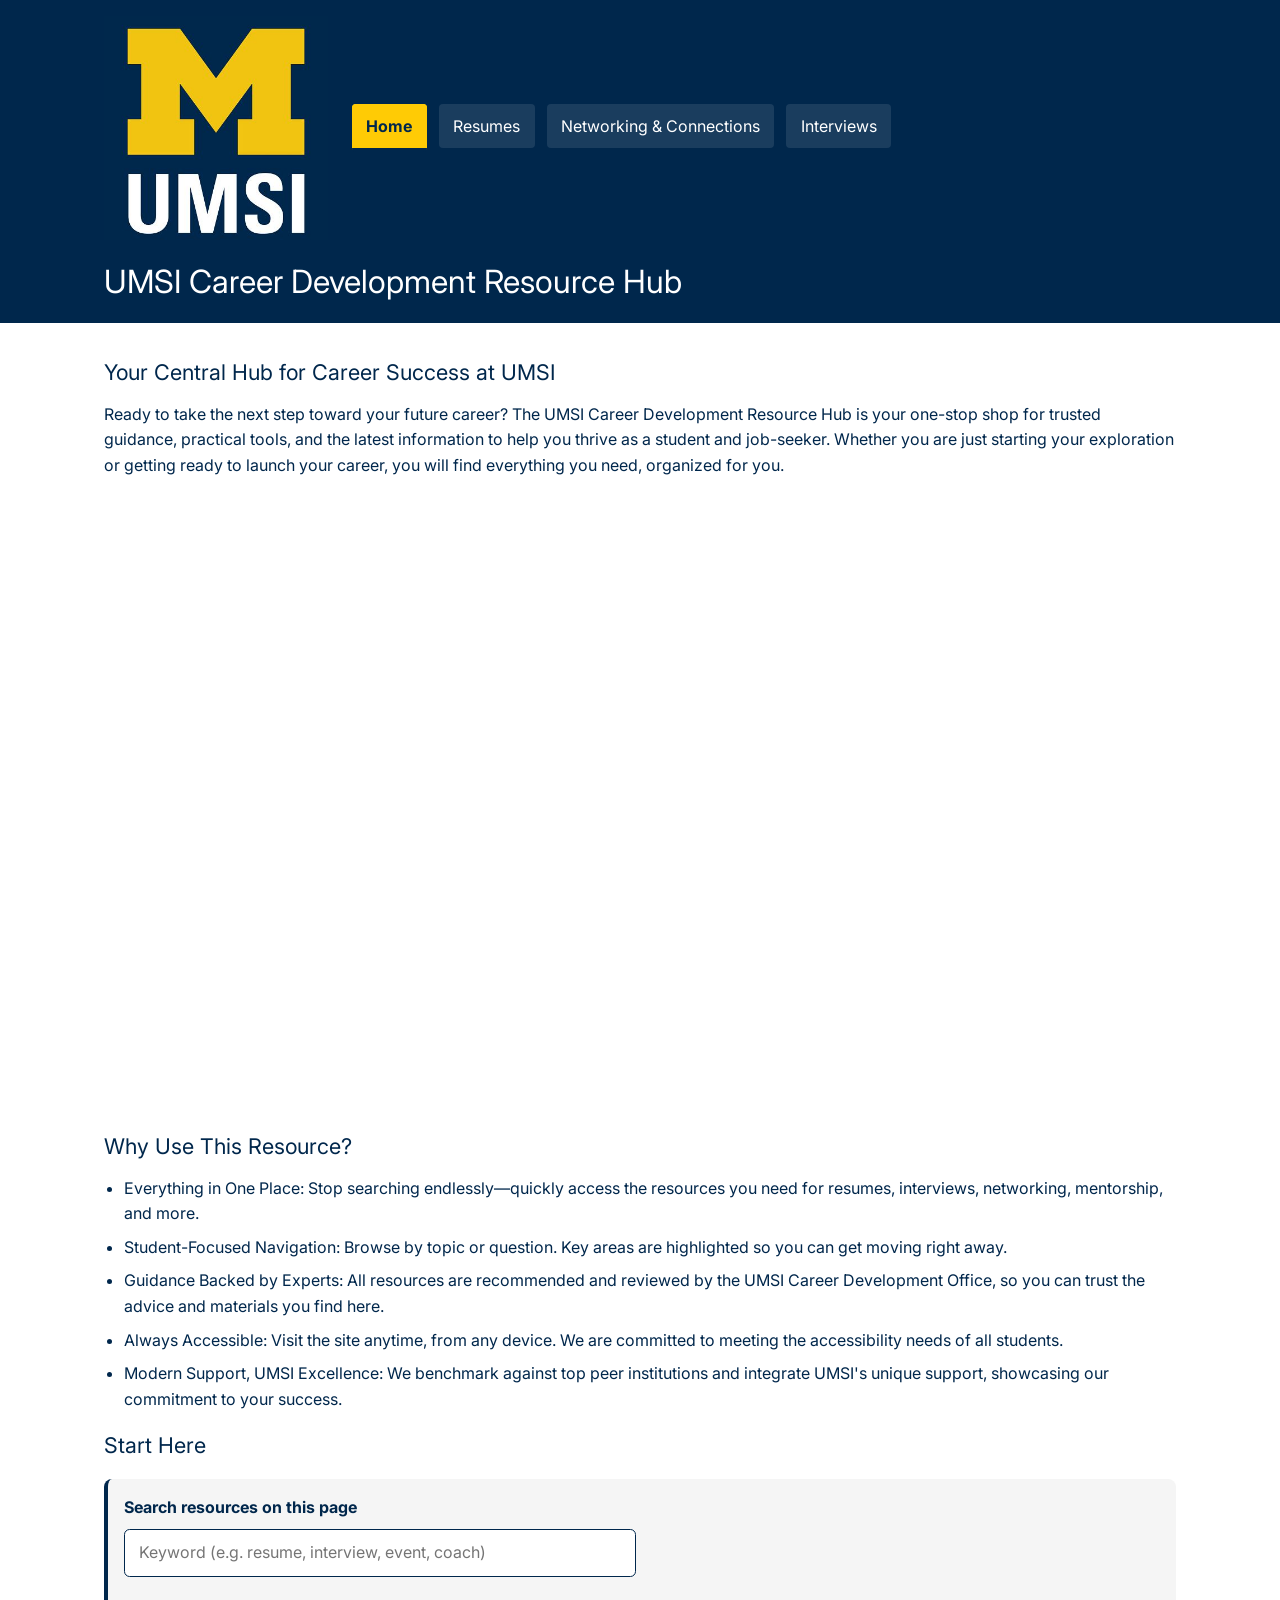
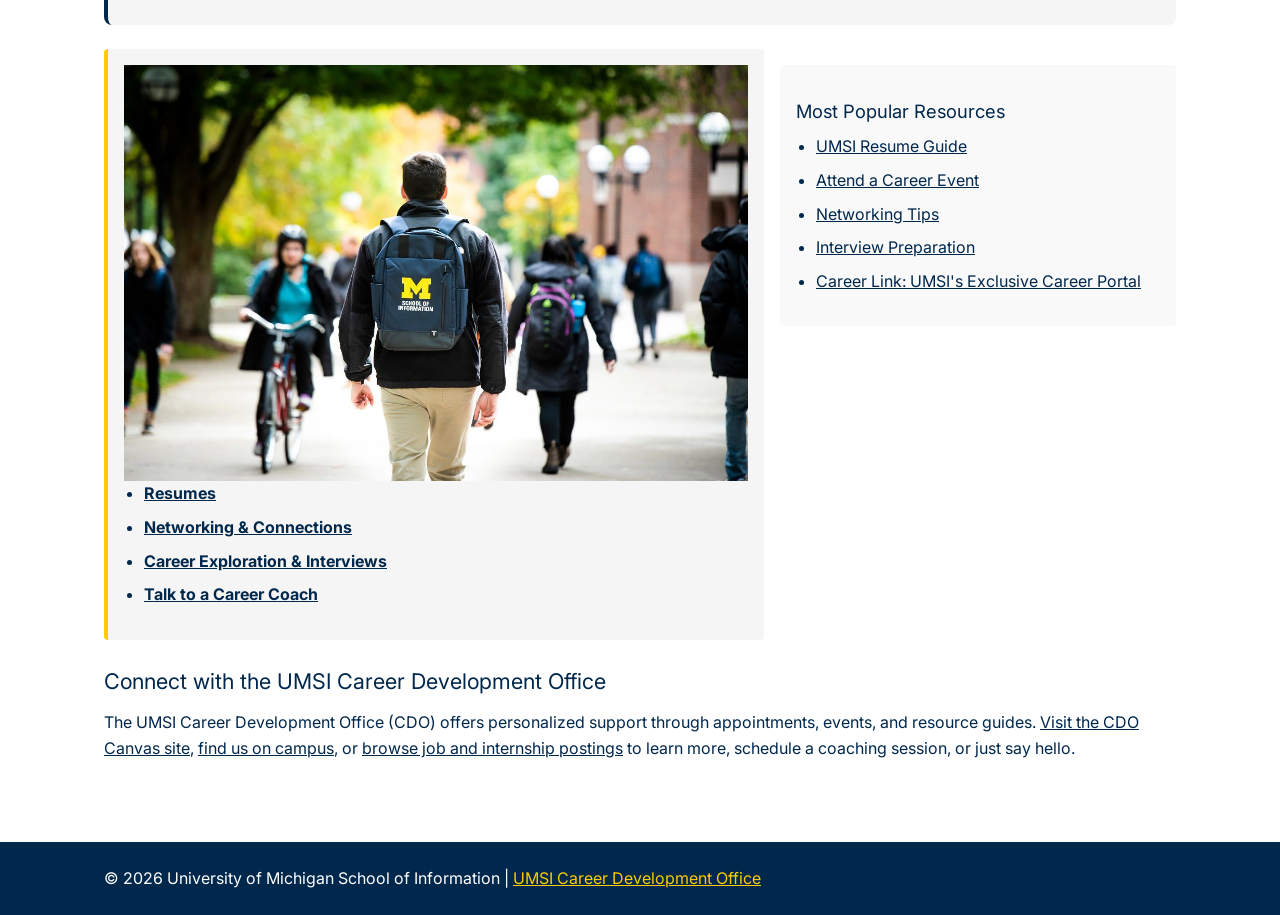
<file: index.html>
<!DOCTYPE html>
<html lang="en">
<head>
    <meta charset="UTF-8">
    <meta name="viewport" content="width=device-width, initial-scale=1.0">
    <title>UMSI Career Development Resource Hub | Home</title>
    <link rel="preconnect" href="https://fonts.googleapis.com">
    <link rel="preconnect" href="https://fonts.gstatic.com" crossorigin>
    <link href="https://fonts.googleapis.com/css2?family=Inter:wght@400;600;700&display=swap" rel="stylesheet">
    <link rel="stylesheet" href="css/html5reset.css">
    <link rel="stylesheet" href="css/style.css">
</head>
<body>
    <a href="#main-content" class="skip-link">Skip to Main Content</a>

    <header>
        <div class="container">
            <img src="images/UMSI_signature_vertical_informal_solidblue.jpg" alt="UMSI Logo" class="header-logo">
            <nav>
                <ul>
                    <li><a href="index.html" aria-current="page">Home</a></li>
                    <li><a href="resume.html">Resumes</a></li>
                    <li><a href="networking.html">Networking & Connections</a></li>
                    <li><a href="interviews.html">Interviews</a></li>
                </ul>
            </nav>
            <h1>UMSI Career Development Resource Hub</h1>
        </div>
    </header>

    <main id="main-content">
        <div class="container">
            <section class="home-intro">
                <h2>Your Central Hub for Career Success at UMSI</h2>
                <p>Ready to take the next step toward your future career? The UMSI Career Development Resource Hub is your one-stop shop for trusted guidance, practical tools, and the latest information to help you thrive as a student and job-seeker. Whether you are just starting your exploration or getting ready to launch your career, you will find everything you need, organized for you.</p>
                <div class="video-wrapper">
                    <iframe src="https://www.youtube.com/embed/GSjGeDYJ5Nk?si=qhxJPRTIT___x8hG" title="UMSI Career Development introduction video" allow="accelerometer; autoplay; clipboard-write; encrypted-media; gyroscope; picture-in-picture; web-share" referrerpolicy="strict-origin-when-cross-origin" allowfullscreen></iframe>
                </div>
            </section>

            <section>
                <h2>Why Use This Resource?</h2>
                <ul>
                    <li><strong>Everything in One Place:</strong> Stop searching endlessly—quickly access the resources you need for resumes, interviews, networking, mentorship, and more.</li>
                    <li><strong>Student-Focused Navigation:</strong> Browse by topic or question. Key areas are highlighted so you can get moving right away.</li>
                    <li><strong>Guidance Backed by Experts:</strong> All resources are recommended and reviewed by the UMSI Career Development Office, so you can trust the advice and materials you find here.</li>
                    <li><strong>Always Accessible:</strong> Visit the site anytime, from any device. We are committed to meeting the accessibility needs of all students.</li>
                    <li><strong>Modern Support, UMSI Excellence:</strong> We benchmark against top peer institutions and integrate UMSI's unique support, showcasing our commitment to your success.</li>
                </ul>
            </section>

            <section>
                <h2>Start Here</h2>
                <div class="resource-search-wrap">
                    <label for="home-resource-search">Search resources on this page</label>
                    <input type="search" id="home-resource-search" class="js-resource-search" data-search-root="#home-search-root" data-search-count="#home-search-count" autocomplete="off" placeholder="Keyword (e.g. resume, interview, event, coach)">
                    <p id="home-search-count" class="search-results-count" aria-live="polite"></p>
                </div>
                <div id="home-search-root" class="home-resources">
                    <div class="resource-card" data-search-column>
                        <img src="images/UMSI_CampusFall_UMSIBackpack_02.jpg" alt="A student wears a UMSI backpack in fall on the drag.">
                        <ul>
                            <li class="js-search-item"><a href="resume.html">Resumes</a></li>
                            <li class="js-search-item"><a href="networking.html">Networking & Connections</a></li>
                            <li class="js-search-item"><a href="interviews.html">Career Exploration & Interviews</a></li>
                            <li class="js-search-item"><a href="https://umich.instructure.com/courses/137916/pages/talk-to-a-career-coach" target="_blank" rel="noopener noreferrer">Talk to a Career Coach</a></li>
                        </ul>
                    </div>
                    <div class="home-popular" data-search-column>
                        <h3>Most Popular Resources</h3>
                        <ul>
                            <li class="js-search-item"><a href="https://docs.google.com/document/d/1_1GfDJyVGIgE82MZjVhuWT_aB_2Hcj1NN62FUCXoR_o/edit?tab=t.0" target="_blank" rel="noopener noreferrer">UMSI Resume Guide</a></li>
                            <li class="js-search-item"><a href="https://umich.instructure.com/courses/137916/pages/attend-an-event" target="_blank" rel="noopener noreferrer">Attend a Career Event</a></li>
                            <li class="js-search-item"><a href="https://docs.google.com/document/d/18HMt79BU8ovGf9z7_P7No5tuwUS6qHNW5u0sgrepLtE/edit?tab=t.0" target="_blank" rel="noopener noreferrer">Networking Tips</a></li>
                            <li class="js-search-item"><a href="https://docs.google.com/presentation/d/15n-XqsFEntdbkZz89K-ohf7Or1NnCt5CQNDG-6fh2a0/edit?usp=sharing" target="_blank" rel="noopener noreferrer">Interview Preparation</a></li>
                            <li class="js-search-item"><a href="https://si-umich.12twenty.com/Login" target="_blank" rel="noopener noreferrer">Career Link: UMSI's Exclusive Career Portal</a></li>
                        </ul>
                    </div>
                </div>
            </section>

            <section>
                <h2>Connect with the UMSI Career Development Office</h2>
                <p>The UMSI Career Development Office (CDO) offers personalized support through appointments, events, and resource guides. <a href="https://umich.instructure.com/courses/137916" target="_blank" rel="noopener noreferrer">Visit the CDO Canvas site</a>, <a href="https://www.si.umich.edu/about-umsi/getting-umsi" target="_blank" rel="noopener noreferrer">find us on campus</a>, or <a href="https://umich.instructure.com/courses/137916/modules" target="_blank" rel="noopener noreferrer">browse job and internship postings</a> to learn more, schedule a coaching session, or just say hello.</p>
            </section>
        </div>
        <!-- Content taken & modified from UMGPT with the prompt, "Write me a webpage of intro content to help meet the following requirements - this is for the home page" -->
        <!-- UMGPT. (2025). UMGPT (GPT-4.1 August 25th version) [Large language model]. -->
    </main>

    <footer>
        <div class="container">
            <p>© <span id="current-year"></span> University of Michigan School of Information | <a href="https://umich.instructure.com/courses/137916" target="_blank" rel="noopener noreferrer">UMSI Career Development Office</a></p>
        </div>
    </footer>
    <button class="back-to-top" type="button" data-back-to-top="true">Back to top</button>
    <script src="js/main.js"></script>
</body>
</html>
</file>
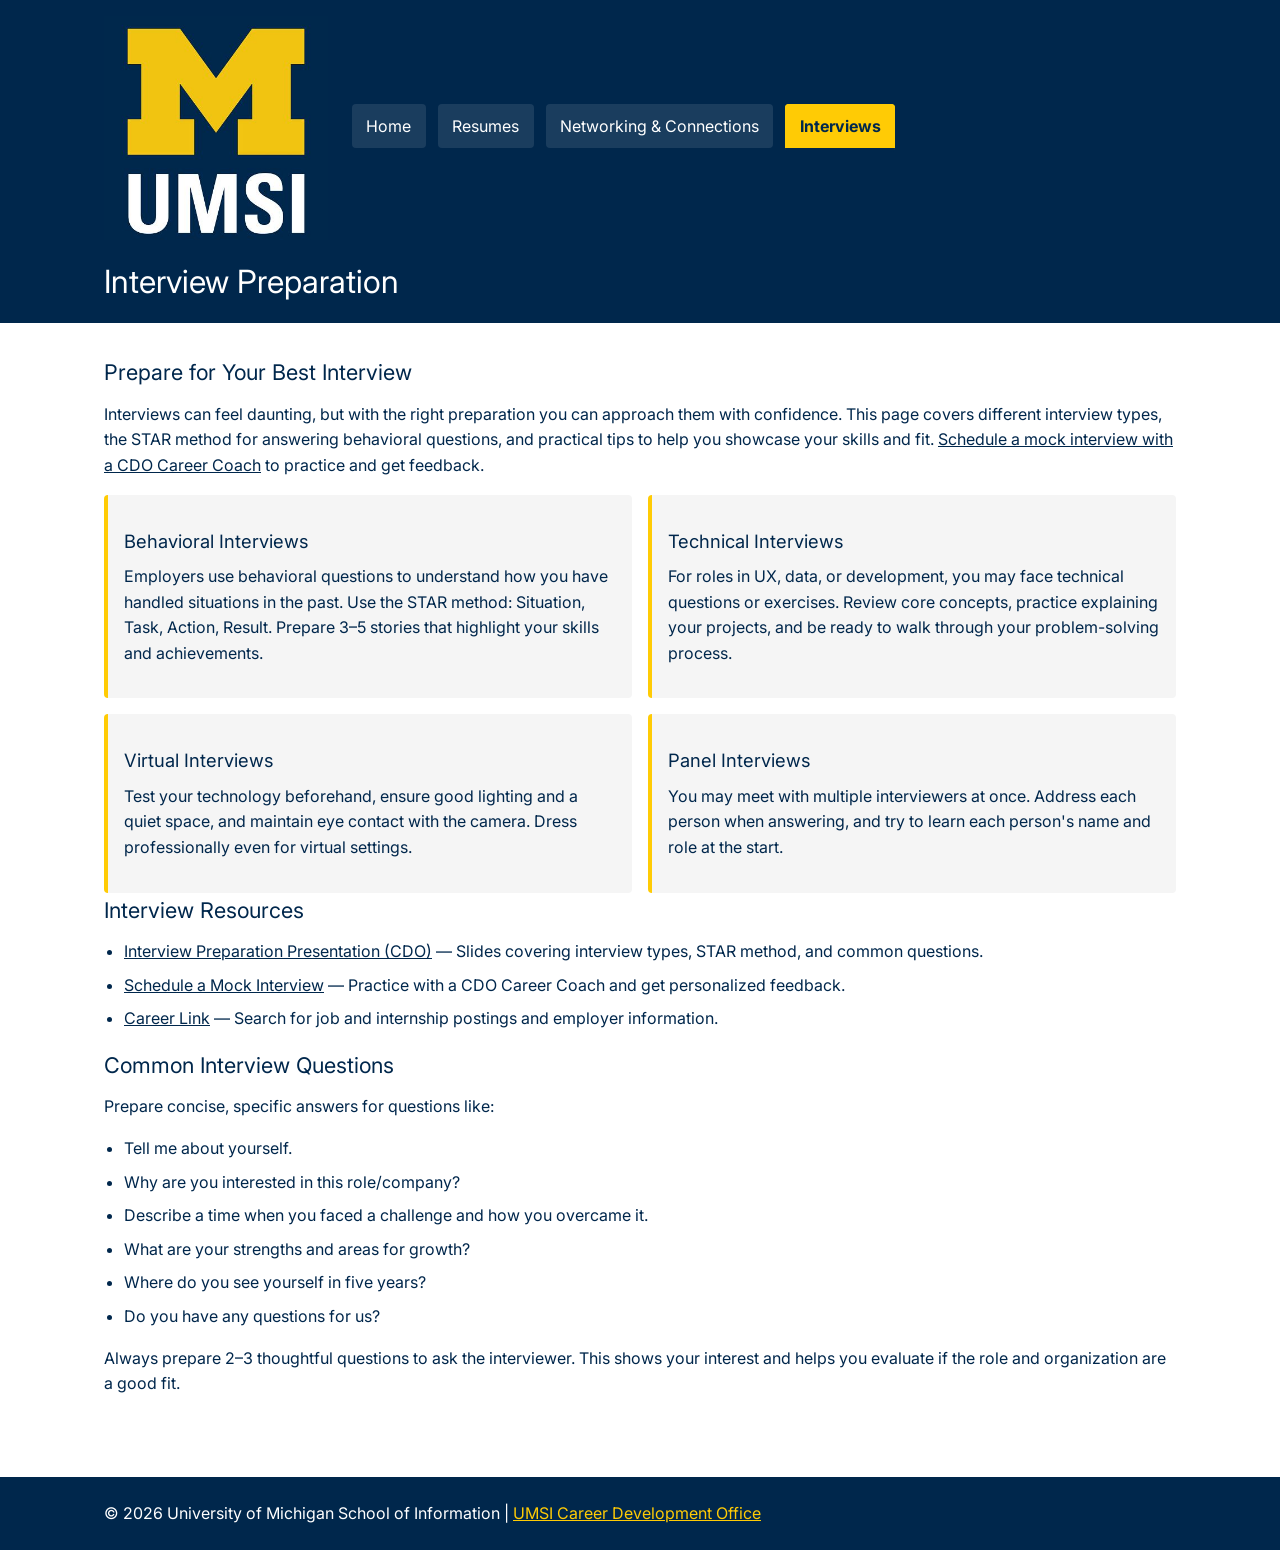
<file: interviews.html>
<!DOCTYPE html>
<html lang="en">
<head>
    <meta charset="UTF-8">
    <meta name="viewport" content="width=device-width, initial-scale=1.0">
    <title>Interview Preparation | UMSI Career Development Resource Hub</title>
    <link rel="preconnect" href="https://fonts.googleapis.com">
    <link rel="preconnect" href="https://fonts.gstatic.com" crossorigin>
    <link href="https://fonts.googleapis.com/css2?family=Inter:wght@400;600;700&display=swap" rel="stylesheet">
    <link rel="stylesheet" href="css/html5reset.css">
    <link rel="stylesheet" href="css/style.css">
</head>
<body>
    <a href="#main-content" class="skip-link">Skip to Main Content</a>

    <header>
        <div class="container">
            <img src="images/UMSI_signature_vertical_informal_solidblue.jpg" alt="UMSI Logo" class="header-logo">
            <nav>
                <ul>
                    <li><a href="index.html">Home</a></li>
                    <li><a href="resume.html">Resumes</a></li>
                    <li><a href="networking.html">Networking & Connections</a></li>
                    <li><a href="interviews.html" aria-current="page">Interviews</a></li>
                </ul>
            </nav>
            <h1>Interview Preparation</h1>
        </div>
    </header>

    <main id="main-content">
        <div class="container">
            <section>
                <h2>Prepare for Your Best Interview</h2>
                <p>Interviews can feel daunting, but with the right preparation you can approach them with confidence. This page covers different interview types, the STAR method for answering behavioral questions, and practical tips to help you showcase your skills and fit. <a href="https://umich.instructure.com/courses/137916/pages/talk-to-a-career-coach" target="_blank" rel="noopener noreferrer">Schedule a mock interview with a CDO Career Coach</a> to practice and get feedback.</p>
            </section>

            <section class="interviews-grid">
                <div class="interview-type">
                    <h3>Behavioral Interviews</h3>
                    <p>Employers use behavioral questions to understand how you have handled situations in the past. Use the STAR method: Situation, Task, Action, Result. Prepare 3–5 stories that highlight your skills and achievements.</p>
                </div>

                <div class="interview-type">
                    <h3>Technical Interviews</h3>
                    <p>For roles in UX, data, or development, you may face technical questions or exercises. Review core concepts, practice explaining your projects, and be ready to walk through your problem-solving process.</p>
                </div>

                <div class="interview-type">
                    <h3>Virtual Interviews</h3>
                    <p>Test your technology beforehand, ensure good lighting and a quiet space, and maintain eye contact with the camera. Dress professionally even for virtual settings.</p>
                </div>

                <div class="interview-type">
                    <h3>Panel Interviews</h3>
                    <p>You may meet with multiple interviewers at once. Address each person when answering, and try to learn each person's name and role at the start.</p>
                </div>
            </section>

            <section>
                <h2>Interview Resources</h2>
                <ul>
                    <li><a href="https://docs.google.com/presentation/d/15n-XqsFEntdbkZz89K-ohf7Or1NnCt5CQNDG-6fh2a0/edit?usp=sharing" target="_blank" rel="noopener noreferrer">Interview Preparation Presentation (CDO)</a> — Slides covering interview types, STAR method, and common questions.</li>
                    <li><a href="https://umich.instructure.com/courses/137916/pages/talk-to-a-career-coach" target="_blank" rel="noopener noreferrer">Schedule a Mock Interview</a> — Practice with a CDO Career Coach and get personalized feedback.</li>
                    <li><a href="https://si-umich.12twenty.com/Login" target="_blank" rel="noopener noreferrer">Career Link</a> — Search for job and internship postings and employer information.</li>
                </ul>
            </section>

            <section>
                <h2>Common Interview Questions</h2>
                <p>Prepare concise, specific answers for questions like:</p>
                <ul>
                    <li>Tell me about yourself.</li>
                    <li>Why are you interested in this role/company?</li>
                    <li>Describe a time when you faced a challenge and how you overcame it.</li>
                    <li>What are your strengths and areas for growth?</li>
                    <li>Where do you see yourself in five years?</li>
                    <li>Do you have any questions for us?</li>
                </ul>
                <p>Always prepare 2–3 thoughtful questions to ask the interviewer. This shows your interest and helps you evaluate if the role and organization are a good fit.</p>
            </section>
        </div>
    </main>

    <footer>
        <div class="container">
            <p>© <span id="current-year"></span> University of Michigan School of Information | <a href="https://umich.instructure.com/courses/137916" target="_blank" rel="noopener noreferrer">UMSI Career Development Office</a></p>
        </div>
    </footer>
    <button class="back-to-top" type="button" data-back-to-top="true">Back to top</button>
    <script src="js/main.js"></script>
</body>
</html>
</file>
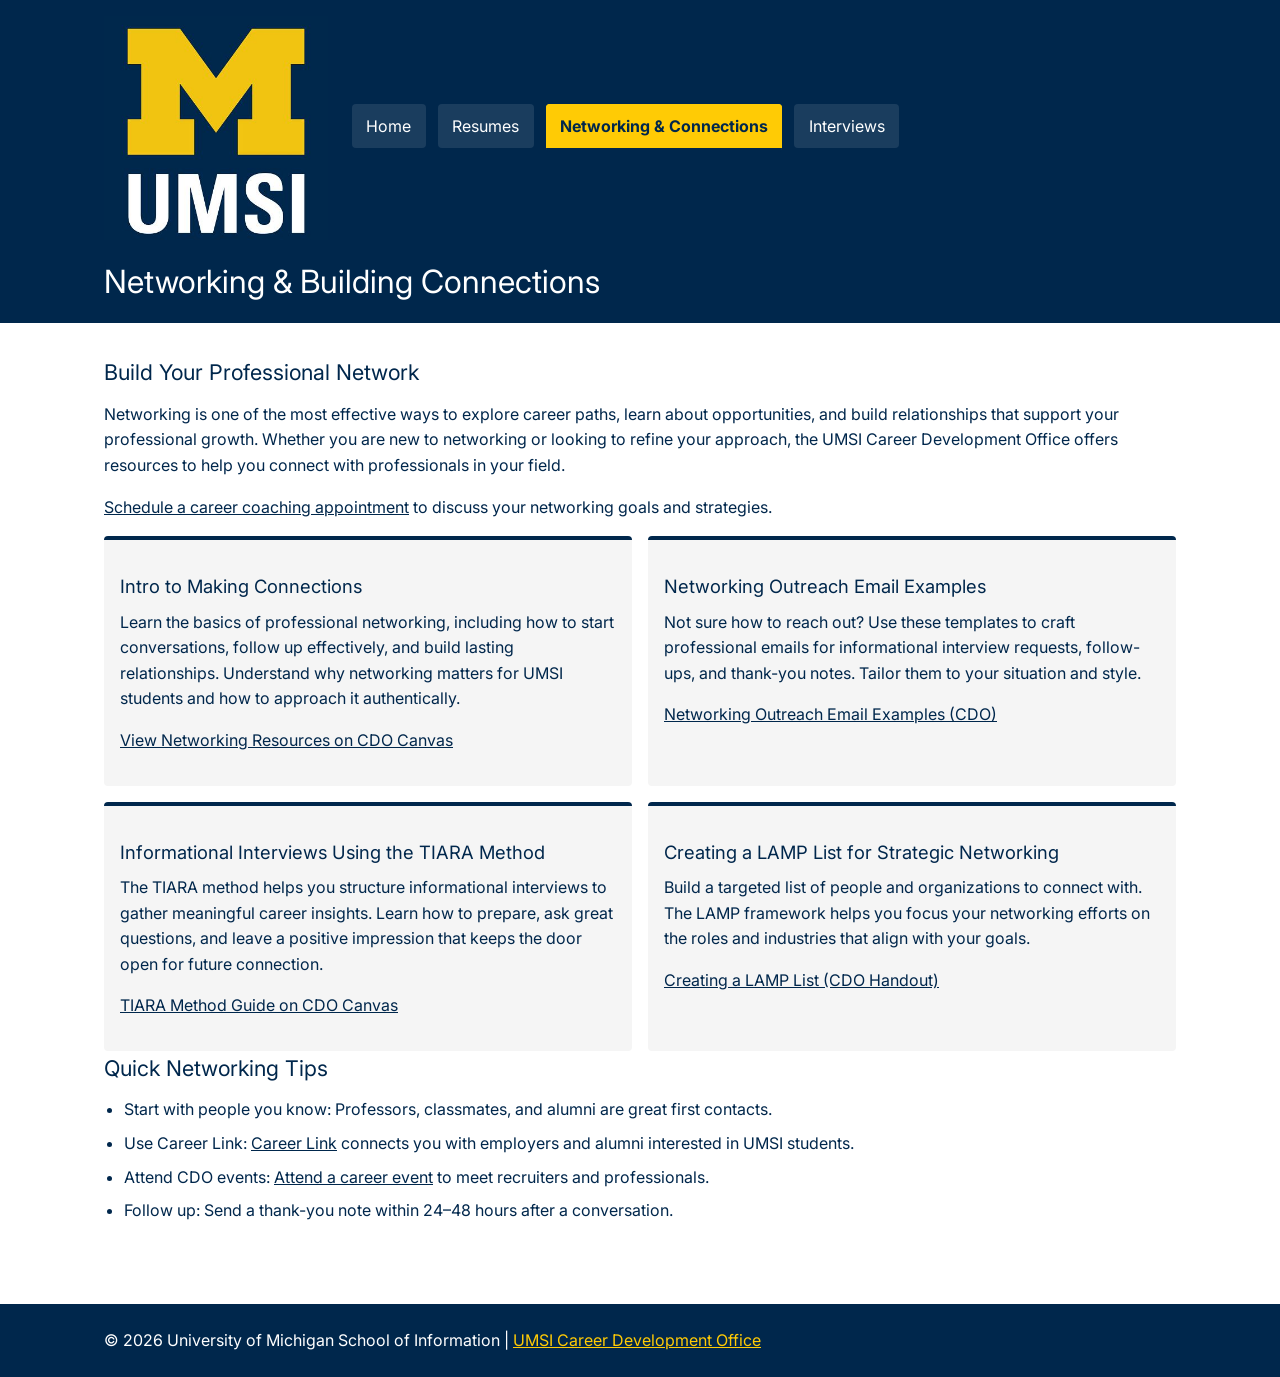
<file: networking.html>
<!DOCTYPE html>
<html lang="en">
<head>
    <meta charset="UTF-8">
    <meta name="viewport" content="width=device-width, initial-scale=1.0">
    <title>Networking & Building Connections | UMSI Career Development Resource Hub</title>
    <link rel="preconnect" href="https://fonts.googleapis.com">
    <link rel="preconnect" href="https://fonts.gstatic.com" crossorigin>
    <link href="https://fonts.googleapis.com/css2?family=Inter:wght@400;600;700&display=swap" rel="stylesheet">
    <link rel="stylesheet" href="css/html5reset.css">
    <link rel="stylesheet" href="css/style.css">
</head>
<body>
    <a href="#main-content" class="skip-link">Skip to Main Content</a>

    <header>
        <div class="container">
            <img src="images/UMSI_signature_vertical_informal_solidblue.jpg" alt="UMSI Logo" class="header-logo">
            <nav>
                <ul>
                    <li><a href="index.html">Home</a></li>
                    <li><a href="resume.html">Resumes</a></li>
                    <li><a href="networking.html" aria-current="page">Networking & Connections</a></li>
                    <li><a href="interviews.html">Interviews</a></li>
                </ul>
            </nav>
            <h1>Networking & Building Connections</h1>
        </div>
    </header>

    <main id="main-content">
        <div class="container">
            <section>
                <h2>Build Your Professional Network</h2>
                <p>Networking is one of the most effective ways to explore career paths, learn about opportunities, and build relationships that support your professional growth. Whether you are new to networking or looking to refine your approach, the UMSI Career Development Office offers resources to help you connect with professionals in your field.</p>
                <p><a href="https://umich.instructure.com/courses/137916/pages/talk-to-a-career-coach" target="_blank" rel="noopener noreferrer">Schedule a career coaching appointment</a> to discuss your networking goals and strategies.</p>
            </section>

            <section class="networking-grid">
                <div class="networking-card">
                    <h3>Intro to Making Connections</h3>
                    <p>Learn the basics of professional networking, including how to start conversations, follow up effectively, and build lasting relationships. Understand why networking matters for UMSI students and how to approach it authentically.</p>
                    <p><a href="https://umich.instructure.com/courses/137916/modules" target="_blank" rel="noopener noreferrer">View Networking Resources on CDO Canvas</a></p>
                </div>

                <div class="networking-card">
                    <h3>Networking Outreach Email Examples</h3>
                    <p>Not sure how to reach out? Use these templates to craft professional emails for informational interview requests, follow-ups, and thank-you notes. Tailor them to your situation and style.</p>
                    <p><a href="https://docs.google.com/document/d/18HMt79BU8ovGf9z7_P7No5tuwUS6qHNW5u0sgrepLtE/edit?tab=t.0" target="_blank" rel="noopener noreferrer">Networking Outreach Email Examples (CDO)</a></p>
                </div>

                <div class="networking-card">
                    <h3>Informational Interviews Using the TIARA Method</h3>
                    <p>The TIARA method helps you structure informational interviews to gather meaningful career insights. Learn how to prepare, ask great questions, and leave a positive impression that keeps the door open for future connection.</p>
                    <p><a href="https://umich.instructure.com/courses/137916/modules" target="_blank" rel="noopener noreferrer">TIARA Method Guide on CDO Canvas</a></p>
                </div>

                <div class="networking-card">
                    <h3>Creating a LAMP List for Strategic Networking</h3>
                    <p>Build a targeted list of people and organizations to connect with. The LAMP framework helps you focus your networking efforts on the roles and industries that align with your goals.</p>
                    <p><a href="https://docs.google.com/document/d/18HMt79BU8ovGf9z7_P7No5tuwUS6qHNW5u0sgrepLtE/edit?tab=t.0" target="_blank" rel="noopener noreferrer">Creating a LAMP List (CDO Handout)</a></p>
                </div>
            </section>

            <section>
                <h2>Quick Networking Tips</h2>
                <ul>
                    <li><strong>Start with people you know:</strong> Professors, classmates, and alumni are great first contacts.</li>
                    <li><strong>Use Career Link:</strong> <a href="https://si-umich.12twenty.com/Login" target="_blank" rel="noopener noreferrer">Career Link</a> connects you with employers and alumni interested in UMSI students.</li>
                    <li><strong>Attend CDO events:</strong> <a href="https://umich.instructure.com/courses/137916/pages/attend-an-event" target="_blank" rel="noopener noreferrer">Attend a career event</a> to meet recruiters and professionals.</li>
                    <li><strong>Follow up:</strong> Send a thank-you note within 24–48 hours after a conversation.</li>
                </ul>
            </section>
        </div>
    </main>

    <footer>
        <div class="container">
            <p>© <span id="current-year"></span> University of Michigan School of Information | <a href="https://umich.instructure.com/courses/137916" target="_blank" rel="noopener noreferrer">UMSI Career Development Office</a></p>
        </div>
    </footer>
    <button class="back-to-top" type="button" data-back-to-top="true">Back to top</button>
    <script src="js/main.js"></script>
</body>
</html>
</file>
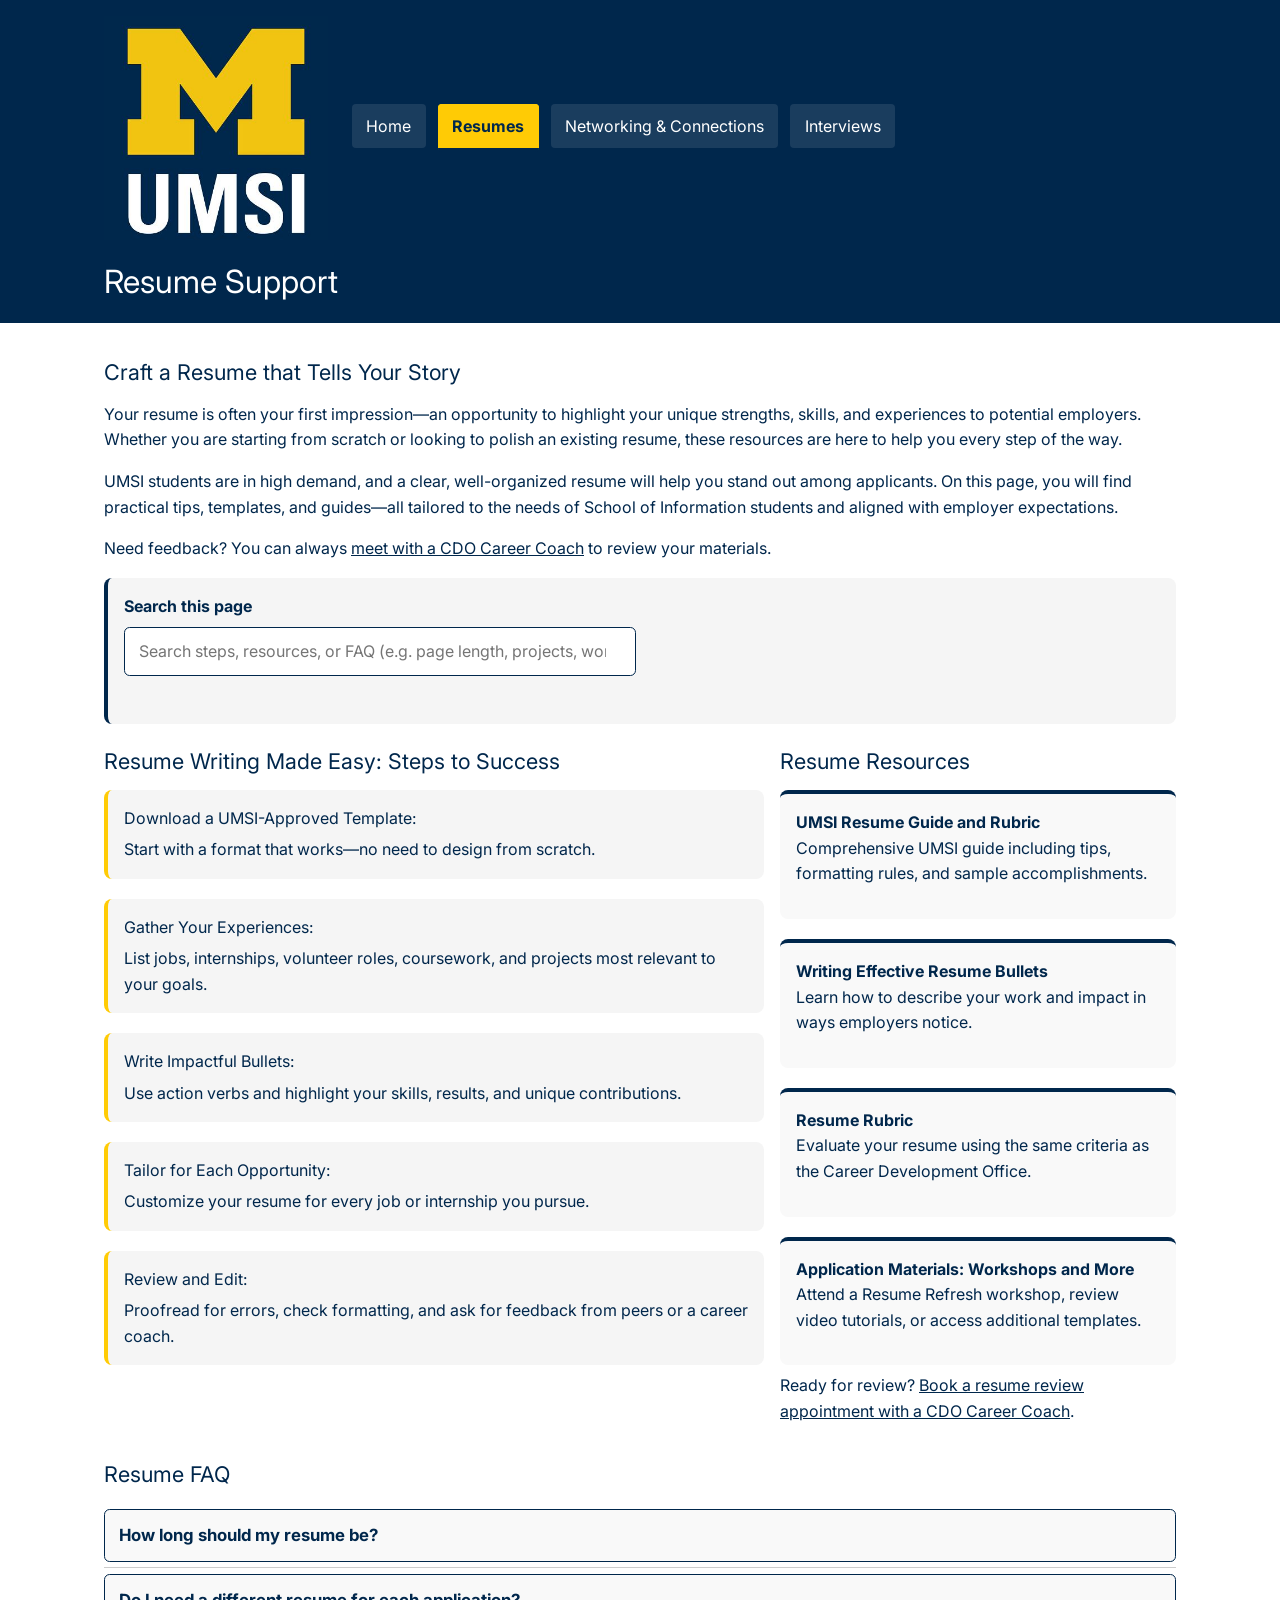
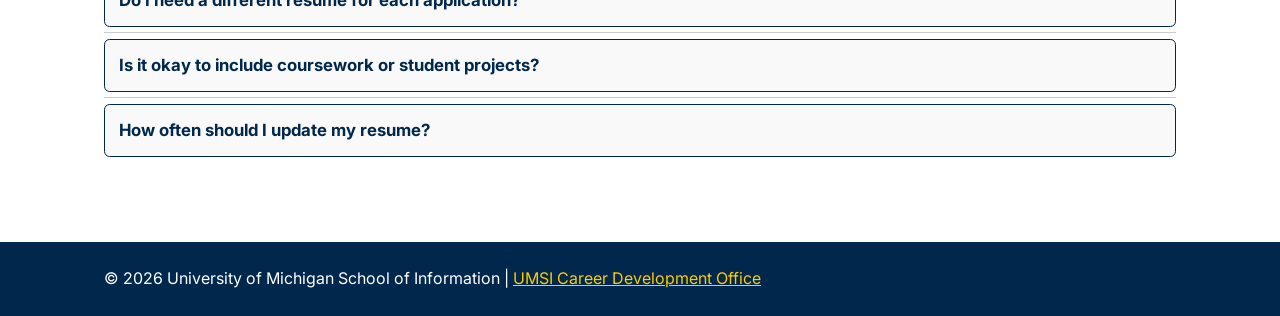
<file: resume.html>
<!DOCTYPE html>
<html lang="en">
<head>
    <meta charset="UTF-8">
    <meta name="viewport" content="width=device-width, initial-scale=1.0">
    <title>Resume Support | UMSI Career Development Resource Hub</title>
    <link rel="preconnect" href="https://fonts.googleapis.com">
    <link rel="preconnect" href="https://fonts.gstatic.com" crossorigin>
    <link href="https://fonts.googleapis.com/css2?family=Inter:wght@400;600;700&display=swap" rel="stylesheet">
    <link rel="stylesheet" href="css/html5reset.css">
    <link rel="stylesheet" href="css/style.css">
</head>
<body>
    <a href="#main-content" class="skip-link">Skip to Main Content</a>

    <header>
        <div class="container">
            <img src="images/UMSI_signature_vertical_informal_solidblue.jpg" alt="UMSI Logo" class="header-logo">
            <nav>
                <ul>
                    <li><a href="index.html">Home</a></li>
                    <li><a href="resume.html" aria-current="page">Resumes</a></li>
                    <li><a href="networking.html">Networking & Connections</a></li>
                    <li><a href="interviews.html">Interviews</a></li>
                </ul>
            </nav>
            <h1>Resume Support</h1>
        </div>
    </header>

    <main id="main-content">
        <div class="container">
            <section>
                <h2>Craft a Resume that Tells Your Story</h2>
                <p>Your resume is often your first impression—an opportunity to highlight your unique strengths, skills, and experiences to potential employers. Whether you are starting from scratch or looking to polish an existing resume, these resources are here to help you every step of the way.</p>
                <p>UMSI students are in high demand, and a clear, well-organized resume will help you stand out among applicants. On this page, you will find practical tips, templates, and guides—all tailored to the needs of School of Information students and aligned with employer expectations.</p>
                <p>Need feedback? You can always <a href="https://umich.instructure.com/courses/137916/pages/talk-to-a-career-coach" target="_blank" rel="noopener noreferrer">meet with a CDO Career Coach</a> to review your materials.</p>
            </section>

            <section class="resume-search-section">
                <label for="resume-resource-search">Search this page</label>
                <input type="search" id="resume-resource-search" class="js-resource-search" data-search-root="#resume-search-root" data-search-count="#resume-search-count" autocomplete="off" placeholder="Search steps, resources, or FAQ (e.g. page length, projects, workshop)">
                <p id="resume-search-count" class="search-results-count" aria-live="polite"></p>
            </section>

            <div id="resume-search-root">
            <section class="resume-grid">
                <div class="resume-steps" data-search-column>
                    <h2>Resume Writing Made Easy: Steps to Success</h2>
                    <ol class="card-list">
                        <li class="js-search-item"><strong>Download a UMSI-Approved Template:</strong> Start with a format that works—no need to design from scratch.</li>
                        <li class="js-search-item"><strong>Gather Your Experiences:</strong> List jobs, internships, volunteer roles, coursework, and projects most relevant to your goals.</li>
                        <li class="js-search-item"><strong>Write Impactful Bullets:</strong> Use action verbs and highlight your skills, results, and unique contributions.</li>
                        <li class="js-search-item"><strong>Tailor for Each Opportunity:</strong> Customize your resume for every job or internship you pursue.</li>
                        <li class="js-search-item"><strong>Review and Edit:</strong> Proofread for errors, check formatting, and ask for feedback from peers or a career coach.</li>
                    </ol>
                </div>

                <div class="resume-resources" data-search-column>
                    <h2>Resume Resources</h2>
                    <ul class="resource-cards">
                        <li class="js-search-item">
                            <a href="https://docs.google.com/document/d/1_1GfDJyVGIgE82MZjVhuWT_aB_2Hcj1NN62FUCXoR_o/edit?tab=t.0" target="_blank" rel="noopener noreferrer">UMSI Resume Guide and Rubric</a>
                            <p>Comprehensive UMSI guide including tips, formatting rules, and sample accomplishments.</p>
                        </li>
                        <li class="js-search-item">
                            <a href="https://docs.google.com/document/d/1-EVZYH_Fic4mfLVGOXyHTSeRwBWmmi2WHSgGDLGGPEs/edit?tab=t.0" target="_blank" rel="noopener noreferrer">Writing Effective Resume Bullets</a>
                            <p>Learn how to describe your work and impact in ways employers notice.</p>
                        </li>
                        <li class="js-search-item">
                            <a href="https://docs.google.com/document/d/1vJMfgw9nwpHN9Sy0L0RP0aNBbaDSsiLPc2vy-doac6s/edit?tab=t.0" target="_blank" rel="noopener noreferrer">Resume Rubric</a>
                            <p>Evaluate your resume using the same criteria as the Career Development Office.</p>
                        </li>
                        <li class="js-search-item">
                            <a href="https://umich.instructure.com/courses/137916/modules" target="_blank" rel="noopener noreferrer">Application Materials: Workshops and More</a>
                            <p>Attend a Resume Refresh workshop, review video tutorials, or access additional templates.</p>
                        </li>
                    </ul>
                    <p>Ready for review? <a href="https://umich.instructure.com/courses/137916/pages/talk-to-a-career-coach" target="_blank" rel="noopener noreferrer">Book a resume review appointment with a CDO Career Coach</a>.</p>
                </div>

                <div class="resume-faq" data-search-column>
                    <h2>Resume FAQ</h2>
                    <div class="faq-accordion" role="region" aria-label="Resume frequently asked questions">
                        <div class="faq-item js-search-item">
                            <h3>
                                <button type="button" id="faq-btn-1" aria-expanded="false" aria-controls="faq-panel-1">How long should my resume be?</button>
                            </h3>
                            <div id="faq-panel-1" class="faq-panel" aria-labelledby="faq-btn-1" hidden>
                                <p>For most UMSI students and new grads, one page is best. More experienced professionals may require two pages.</p>
                            </div>
                        </div>
                        <div class="faq-item js-search-item">
                            <h3>
                                <button type="button" id="faq-btn-2" aria-expanded="false" aria-controls="faq-panel-2">Do I need a different resume for each application?</button>
                            </h3>
                            <div id="faq-panel-2" class="faq-panel" aria-labelledby="faq-btn-2" hidden>
                                <p>It is wise to tailor your resume to the requirements and keywords of each opportunity.</p>
                            </div>
                        </div>
                        <div class="faq-item js-search-item">
                            <h3>
                                <button type="button" id="faq-btn-3" aria-expanded="false" aria-controls="faq-panel-3">Is it okay to include coursework or student projects?</button>
                            </h3>
                            <div id="faq-panel-3" class="faq-panel" aria-labelledby="faq-btn-3" hidden>
                                <p>Absolutely! UMSI coursework and projects are valued by employers, especially if they show relevant skills and impact.</p>
                            </div>
                        </div>
                        <div class="faq-item js-search-item">
                            <h3>
                                <button type="button" id="faq-btn-4" aria-expanded="false" aria-controls="faq-panel-4">How often should I update my resume?</button>
                            </h3>
                            <div id="faq-panel-4" class="faq-panel" aria-labelledby="faq-btn-4" hidden>
                                <p>Update your resume every semester, after major projects, or whenever you gain a new role or responsibility.</p>
                            </div>
                        </div>
                    </div>
                </div>
            </section>
            </div>
        </div>
        <!-- Content taken & modified from UMGPT with the prompt, "for the same content write me some intro content and resources for a resume page" -->
        <!-- UMGPT. (2025). UMGPT (GPT-4.1 August 25th version) [Large language model]. -->
    </main>

    <footer>
        <div class="container">
            <p>© <span id="current-year"></span> University of Michigan School of Information | <a href="https://umich.instructure.com/courses/137916" target="_blank" rel="noopener noreferrer">UMSI Career Development Office</a></p>
        </div>
    </footer>
    <button class="back-to-top" type="button" data-back-to-top="true">Back to top</button>
    <script src="js/main.js"></script>
</body>
</html>
</file>
<file: css/style.css>
/*
  UMSI Career Development Resource Hub - Mobile First Styles
  UM Brand Guidelines: https://brand.umich.edu/
  Primary colors: Blue #00274C, Maize #FFCB05, White #FFFFFF
*/

/* Skip to Main Content - hidden until focus, a11y */
.skip-link {
  position: absolute;
  top: -100%;
  left: 0;
  background: #00274C;
  color: #FFFFFF;
  padding: 0.75rem 1rem;
  z-index: 100;
  text-decoration: none;
  font-weight: bold;
  border-radius: 0 0 0.25rem 0;
  transition: top 0.2s ease;
}

.skip-link:focus {
  top: 0;
  outline: 0.25rem solid #FFCB05;
  outline-offset: 0.25rem;
}

/* prefers-reduced-motion for accessibility */
@media (prefers-reduced-motion: reduce) {
  .skip-link {
    transition: none;
  }
}

/* Base typography - fluid, mobile first */
html {
  font-size: 100%;
  scroll-behavior: smooth;
}

body {
  font-family: "Inter", system-ui, -apple-system, "Segoe UI", Roboto, Arial,
    "Noto Sans", "Liberation Sans", sans-serif;
  line-height: 1.6;
  color: #00274C;
  background: #FFFFFF;
}

/* Fluid container */
.container {
  width: 100%;
  max-width: 100%;
  padding: 0 1rem;
  margin: 0 auto;
  box-sizing: border-box;
}

/* Header */
header {
  background: #00274C;
  color: #FFFFFF;
  padding: 1rem 0;
}

header .container {
  display: grid;
  grid-template-columns: 1fr;
  gap: 1rem;
  justify-items: center;
  text-align: center;
}

.header-logo {
  max-width: 12rem;
  height: auto;
  display: block;
}

/* Navigation - touch-friendly, fluid */
nav ul {
  display: grid;
  grid-template-columns: repeat(2, 1fr);
  gap: 0.5rem;
}

nav a {
  display: block;
  padding: 0.75rem 1rem;
  color: #FFFFFF;
  text-decoration: none;
  background: rgba(255, 255, 255, 0.1);
  border-radius: 0.25rem;
  font-size: 1rem;
  min-height: 2.75rem;
  text-align: center;
  line-height: 1.4;
}

nav a:hover,
nav a:focus {
  background: rgba(255, 203, 5, 0.3);
  color: #FFFFFF;
  outline: 0.2rem solid #FFCB05;
  outline-offset: 0.2rem;
}

/* Active page - accessible (not just color) */
nav a[aria-current="page"] {
  background: #FFCB05;
  color: #00274C;
  font-weight: bold;
  border-bottom: 0.3rem solid #00274C;
  box-shadow: 0 0 0 0.15rem #FFCB05 inset;
}

header h1 {
  font-size: 1.5rem;
  margin-top: 0.5rem;
  grid-column: 1 / -1;
}

/* Main content */
main {
  padding: 1.5rem 0;
  min-height: 50vh;
}

main h2 {
  font-size: 1.35rem;
  margin-bottom: 0.75rem;
  color: #00274C;
}

main h3 {
  font-size: 1.15rem;
  margin: 1rem 0 0.5rem;
}

main p {
  margin-bottom: 1rem;
}

main ul,
main ol {
  margin: 0 0 1rem 1.25rem;
  padding-left: 0;
}

main ul {
  list-style: disc;
}

main ol {
  list-style: decimal;
}

main li {
  margin-bottom: 0.5rem;
}

main a {
  color: #00274C;
  text-decoration: underline;
}

main a:hover,
main a:focus {
  color: #2F65A7;
  outline: 0.2rem solid #FFCB05;
}

/* Home page - Grid layout (2+ columns) */
.home-intro {
  margin-bottom: 1.5rem;
}

.home-resources {
  display: grid;
  grid-template-columns: 1fr 1fr;
  gap: 1rem;
  margin: 1.5rem 0;
}

.home-resources .resource-card {
  background: #f5f5f5;
  padding: 1rem;
  border-radius: 0.25rem;
  border-left: 0.25rem solid #FFCB05;
}

.home-resources .resource-card a {
  font-weight: bold;
}

.home-popular {
  background: #f9f9f9;
  padding: 1rem;
  border-radius: 0.25rem;
  margin: 1rem 0;
}

/* Video responsive */
.video-wrapper {
  position: relative;
  width: 100%;
  max-width: 100%;
  margin: 1rem 0;
}

.video-wrapper iframe {
  width: 100%;
  height: auto;
  min-height: 12rem;
  aspect-ratio: 16 / 9;
}

/* Resume page - Grid layout */
.resume-grid {
  display: grid;
  grid-template-columns: 1fr 1fr;
  gap: 1rem;
  margin: 1rem 0;
}

/* Resume page - Card styling for lists */
main ol.card-list {
  display: grid;
  grid-template-columns: 1fr;
  gap: 0.75rem;
  list-style: none;
  margin: 0;
  padding: 0;
}

.card-list li {
  background: #f5f5f5;
  border-radius: 0.5rem;
  padding: 1rem;
  border-left: 0.25rem solid #FFCB05;
}

.card-list li strong {
  display: block;
  margin-bottom: 0.35rem;
}

main ul.resource-cards {
  display: grid;
  grid-template-columns: 1fr;
  gap: 0.75rem;
  list-style: none;
  margin: 0;
  padding: 0;
}

.resource-cards li {
  background: #f9f9f9;
  border-radius: 0.5rem;
  padding: 1rem;
  border-top: 0.25rem solid #00274C;
}

.resource-cards a {
  font-weight: 700;
  text-decoration: none;
}

.resource-cards a:hover,
.resource-cards a:focus {
  text-decoration: underline;
}

/* Resource search (home + resume) */
.resource-search-wrap,
.resume-search-section {
  margin: 1rem 0 1.25rem;
  padding: 1rem;
  background: #f5f5f5;
  border-radius: 0.5rem;
  border-left: 0.25rem solid #00274C;
}

.resource-search-wrap label,
.resume-search-section label {
  display: block;
  font-weight: 700;
  margin-bottom: 0.5rem;
  color: #00274C;
}

.resource-search-wrap input[type="search"],
.resume-search-section input[type="search"] {
  width: 100%;
  max-width: 32rem;
  padding: 0.65rem 0.85rem;
  font: inherit;
  border: 0.12rem solid #00274C;
  border-radius: 0.35rem;
  min-height: 2.75rem;
  box-sizing: border-box;
}

.resource-search-wrap input[type="search"]:focus,
.resume-search-section input[type="search"]:focus {
  outline: 0.2rem solid #FFCB05;
  outline-offset: 0.15rem;
}

.search-results-count {
  margin: 0.5rem 0 0;
  min-height: 1.5rem;
  font-size: 0.95rem;
}

/* FAQ accordion */
.faq-accordion {
  margin-top: 0.75rem;
}

.faq-item {
  border-bottom: 0.08rem solid #ccc;
  padding: 0.35rem 0;
}

.faq-item:last-child {
  border-bottom: none;
}

.faq-item h3 {
  margin: 0;
  font-size: 1.05rem;
}

.faq-item button {
  width: 100%;
  text-align: left;
  font: inherit;
  font-weight: 700;
  color: #00274C;
  background: #f9f9f9;
  border: 0.1rem solid #00274C;
  border-radius: 0.35rem;
  padding: 0.75rem 0.9rem;
  cursor: pointer;
  min-height: 2.75rem;
}

.faq-item button:hover,
.faq-item button:focus {
  outline: 0.2rem solid #FFCB05;
  outline-offset: 0.15rem;
}

.faq-item button[aria-expanded="true"] {
  background: rgba(255, 203, 5, 0.25);
}

.faq-panel {
  padding: 0 0.25rem 0.75rem;
}

.faq-panel p {
  margin: 0.5rem 0 0;
}

.resume-steps {
  grid-column: 1 / -1;
}

.resume-resources {
  grid-column: 1 / -1;
}

.resume-faq {
  grid-column: 1 / -1;
}

/* Networking page - Grid layout */
.networking-grid {
  display: grid;
  grid-template-columns: 1fr 1fr;
  gap: 1rem;
}

.networking-card {
  background: #f5f5f5;
  padding: 1rem;
  border-radius: 0.25rem;
  border-top: 0.25rem solid #00274C;
}

/* Interviews page - Grid layout */
.interviews-grid {
  display: grid;
  grid-template-columns: 1fr 1fr;
  gap: 1rem;
}

.interview-type {
  background: #f5f5f5;
  padding: 1rem;
  border-radius: 0.25rem;
  border-left: 0.25rem solid #FFCB05;
}

/* Footer - consistent across all pages */
footer {
  background: #00274C;
  color: #FFFFFF;
  padding: 1.5rem 1rem;
  margin-top: 2rem;
}

footer a {
  color: #FFCB05;
  text-decoration: underline;
}

footer a:hover,
footer a:focus {
  color: #FFFFFF;
  outline: 0.2rem solid #FFCB05;
}

/* Image styling */
img {
  max-width: 100%;
  height: auto;
  display: block;
}

@media (prefers-reduced-motion: reduce) {
  html {
    scroll-behavior: auto;
  }
}

/* Back to top button (challenging element) */
.back-to-top {
  position: fixed;
  right: 1rem;
  bottom: 1rem;
  padding: 0.75rem 0.9rem;
  border-radius: 999px;
  border: 0.15rem solid #FFCB05;
  background: #00274C;
  color: #FFFFFF;
  font-weight: bold;
  text-decoration: none;
  cursor: pointer;
  display: none;
}

.back-to-top:focus,
.back-to-top:hover {
  outline: 0.25rem solid #FFCB05;
  outline-offset: 0.25rem;
}

.back-to-top.is-visible {
  display: inline-flex;
  align-items: center;
  justify-content: center;
}

/* 404 page */
.error-404 {
  padding: 1rem;
  background: #f5f5f5;
  border-radius: 0.5rem;
  border-left: 0.35rem solid #FFCB05;
}

.error-404 .error-code {
  font-size: 3rem;
  margin: 0 0 0.5rem;
}

.error-404 .error-actions {
  margin-top: 1rem;
}

.error-404 .error-actions a {
  display: inline-block;
  padding: 0.6rem 0.9rem;
  background: #00274C;
  color: #FFFFFF;
  border-radius: 0.25rem;
  text-decoration: none;
  font-weight: bold;
}

.error-404 .error-actions a:focus,
.error-404 .error-actions a:hover {
  outline: 0.25rem solid #FFCB05;
  outline-offset: 0.25rem;
}

/* Tablet/Desktop enhancements (min-width required by assignment) */
@media (min-width: 768px) {
  .container {
    max-width: 70rem;
    padding: 0 1.5rem;
  }

  header .container {
    grid-template-columns: auto 1fr;
    align-items: center;
    column-gap: 1.5rem;
    justify-items: start;
    text-align: left;
  }

  .header-logo {
    max-width: 14rem;
  }

  nav ul {
    grid-template-columns: 1fr;
    display: flex;
    flex-wrap: wrap;
    justify-content: flex-end;
    gap: 0.75rem;
    margin: 0;
  }

  nav a {
    min-height: auto;
    text-align: left;
    padding: 0.65rem 0.9rem;
  }

  header h1 {
    grid-column: 1 / -1;
    font-size: 2rem;
    margin-top: 0;
  }

  main {
    padding: 2rem 0;
  }

  /* Home page */
  .home-resources {
    grid-template-columns: 1.25fr 0.75fr;
    align-items: start;
  }

  /* Resume page */
  .resume-grid {
    grid-template-columns: 1.25fr 0.75fr;
    align-items: start;
  }

  .resume-steps {
    grid-column: 1 / 2;
  }

  .resume-resources {
    grid-column: 2 / 3;
  }

  .resume-faq {
    grid-column: 1 / -1;
  }

  /* Networking + Interviews */
  .networking-grid,
  .interviews-grid {
    grid-template-columns: repeat(2, 1fr);
  }

  footer .container {
    display: flex;
    justify-content: space-between;
    align-items: center;
    gap: 1rem;
  }
}
</file>
